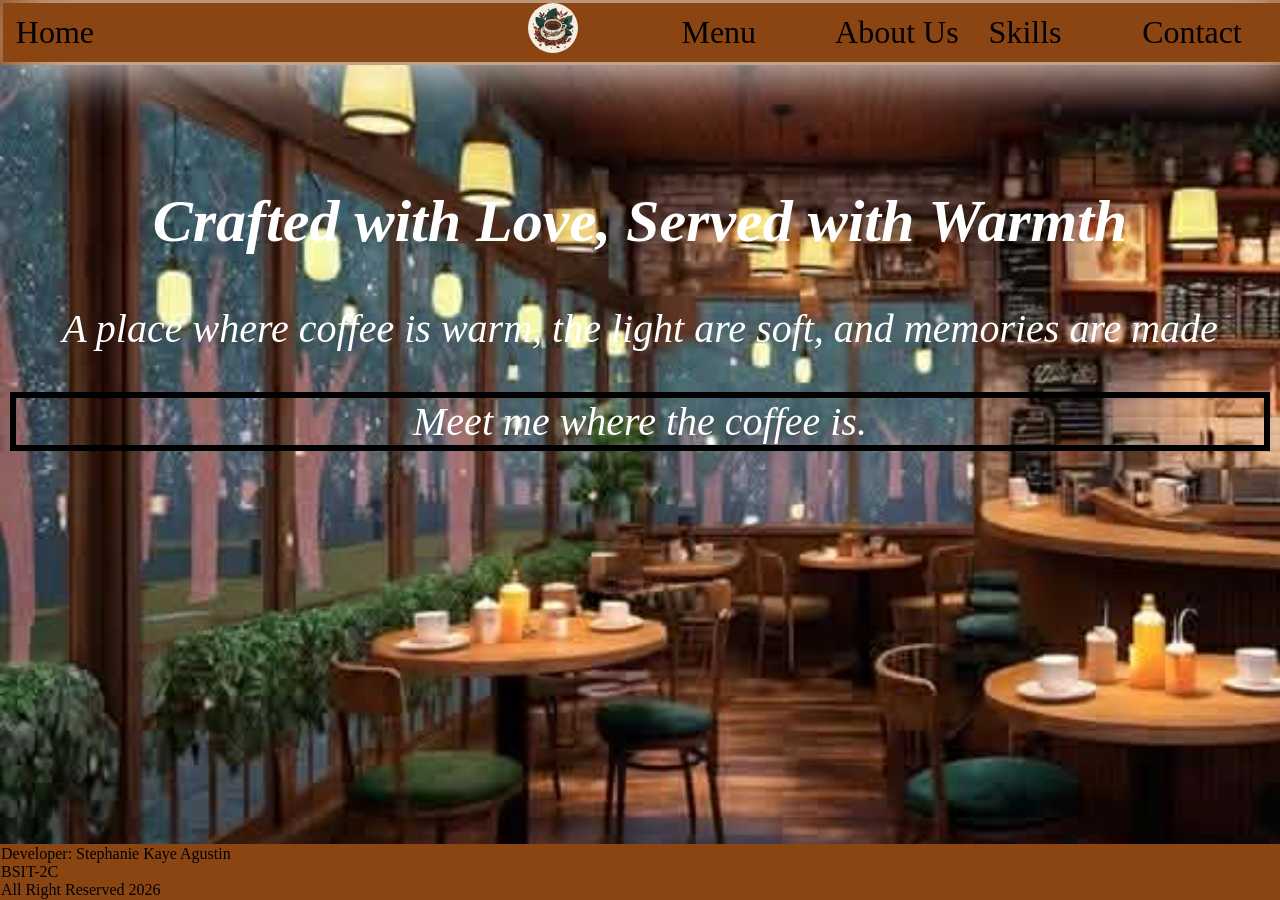
<file: Index.html>
<!DOCTYPE html>
<html>
<head>
	<meta charset="utf-8">
	<meta name="viewport" content="width=device-width, initial-scale=1">
	<title>Kaye's Cafe</title>
	<link rel="stylesheet" type="text/css" href="style.css">

<style type="text/css">
    
	div{
        text-align: center;
        max-width: 100%;
	}
	div{
        font-size: 2.5rem;
        font-style: italic;
        border: 8px;
        padding: 10px;

	}
	footer{
       background-color: saddlebrown;
       color: white;
       font-size: 1rem;
       padding: 1px;
	}
	.quote {
		border: 6px solid black;
	}
	.taas {
		text-align: center;
		text-transform: uppercase;
	}
	.baba {
		text-align: left;
	}
	footer:hover{
     background-color: cornsilk;
     color: black;
	}
    .welcome{
    	flex:1;
    }
</style>
<body style="background-image: url(cafe11.jpg); 
		background-repeat: no-repeat;
		background-size: cover;	">
		<header style="font-size: 2rem;">
			<ul class="main-nav">
				<li><a href="Index.html">Home</a></li>
				<li><a href=""> <img src="logo.jpg"></a></li>
				<li><a href="">Menu</a></li>
				<li><a href="AboutUs.html">About Us</a></li>
				<li><a href="#Skills">Skills</a></li>
				<li><a href="#Contact">Contact</a></li>
			</ul>
		</header>
<h1 class="taas">Welcome to Kaye's Cafe</h1>
<div class="welcome">
	<br><h2>Crafted with Love, Served with Warmth</h2>
	<p>A place where coffee is warm, the light are soft, and memories are made</p>
	<p class="quote"><i>Meet me where the coffee is.</i></p>
</div>
	<class="baba">
<footer class="baba"; span style="color: black;">Developer: Stephanie Kaye Agustin<br>
    BSIT-2C<br>
    All Right Reserved 2026</b>
</footer>
</body>
</html>
</file>
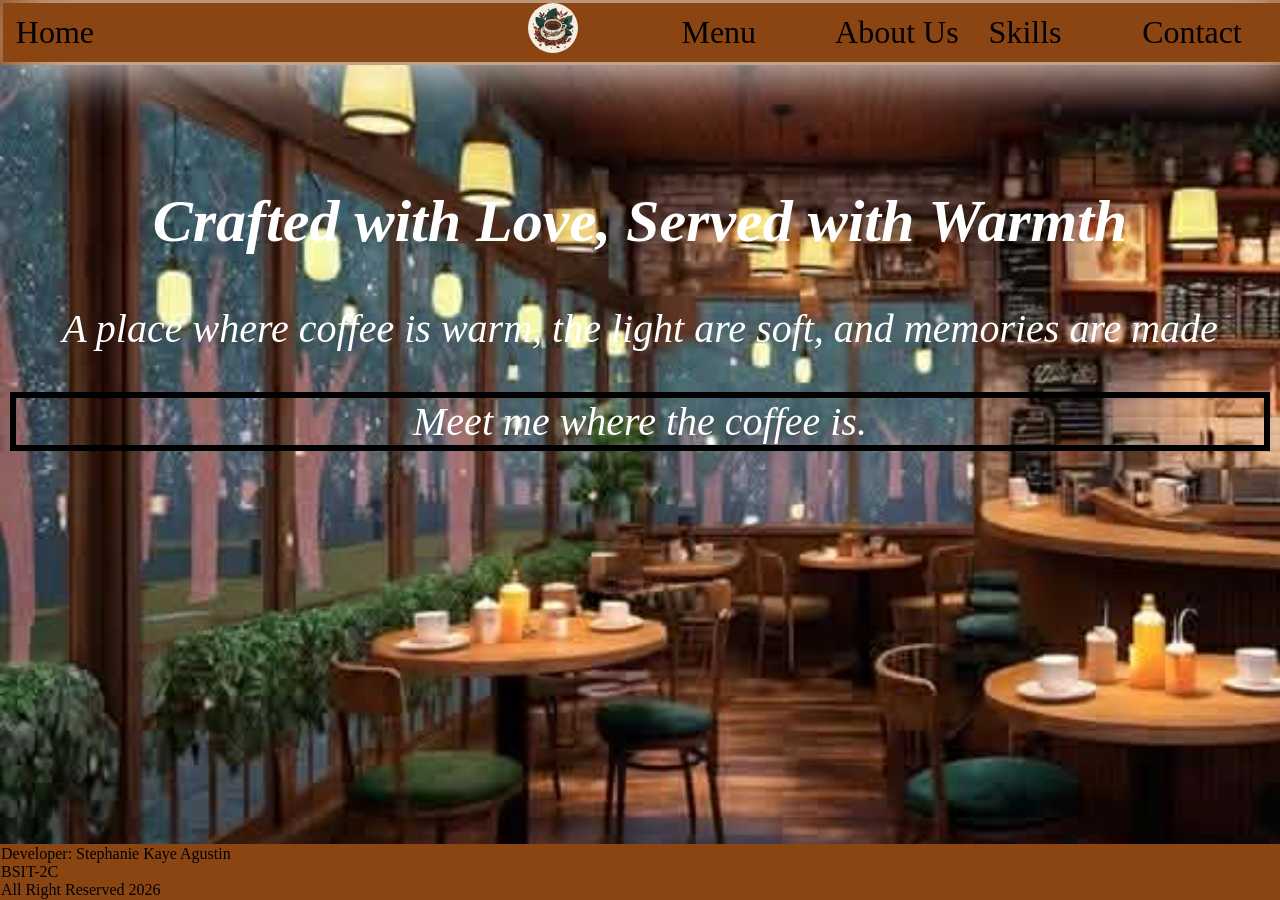
<file: index.html>
<!DOCTYPE html>
<html>
<head>
	<meta charset="utf-8">
	<meta name="viewport" content="width=device-width, initial-scale=1">
	<title>Kaye's Cafe</title>
	<link rel="stylesheet" type="text/css" href="style.css">

<style type="text/css">
    
	div{
        text-align: center;
        max-width: 100%;
	}
	div{
        font-size: 2.5rem;
        font-style: italic;
        border: 8px;
        padding: 10px;

	}
	footer{
       background-color: saddlebrown;
       color: white;
       font-size: 1rem;
       padding: 1px;
	}
	.quote {
		border: 6px solid black;
	}
	.taas {
		text-align: center;
		text-transform: uppercase;
	}
	.baba {
		text-align: left;
	}
	footer:hover{
     background-color: cornsilk;
     color: black;
	}
    .welcome{
    	flex:1;
    }
</style>
<body style="background-image: url(cafe11.jpg); 
		background-repeat: no-repeat;
		background-size: cover;	">
		<header style="font-size: 2rem;">
			<ul class="main-nav">
				<li><a href="Index.html">Home</a></li>
				<li><a href=""> <img src="logo.jpg"></a></li>
				<li><a href="">Menu</a></li>
				<li><a href="AboutUs.html">About Us</a></li>
				<li><a href="#Skills">Skills</a></li>
				<li><a href="#Contact">Contact</a></li>
			</ul>
		</header>
<h1 class="taas">Welcome to Kaye's Cafe</h1>
<div class="welcome">
	<br><h2>Crafted with Love, Served with Warmth</h2>
	<p>A place where coffee is warm, the light are soft, and memories are made</p>
	<p class="quote"><i>Meet me where the coffee is.</i></p>
</div>
	<class="baba">
<footer class="baba"; span style="color: black;">Developer: Stephanie Kaye Agustin<br>
    BSIT-2C<br>
    All Right Reserved 2026</b>
</footer>
</body>
</html>
</file>
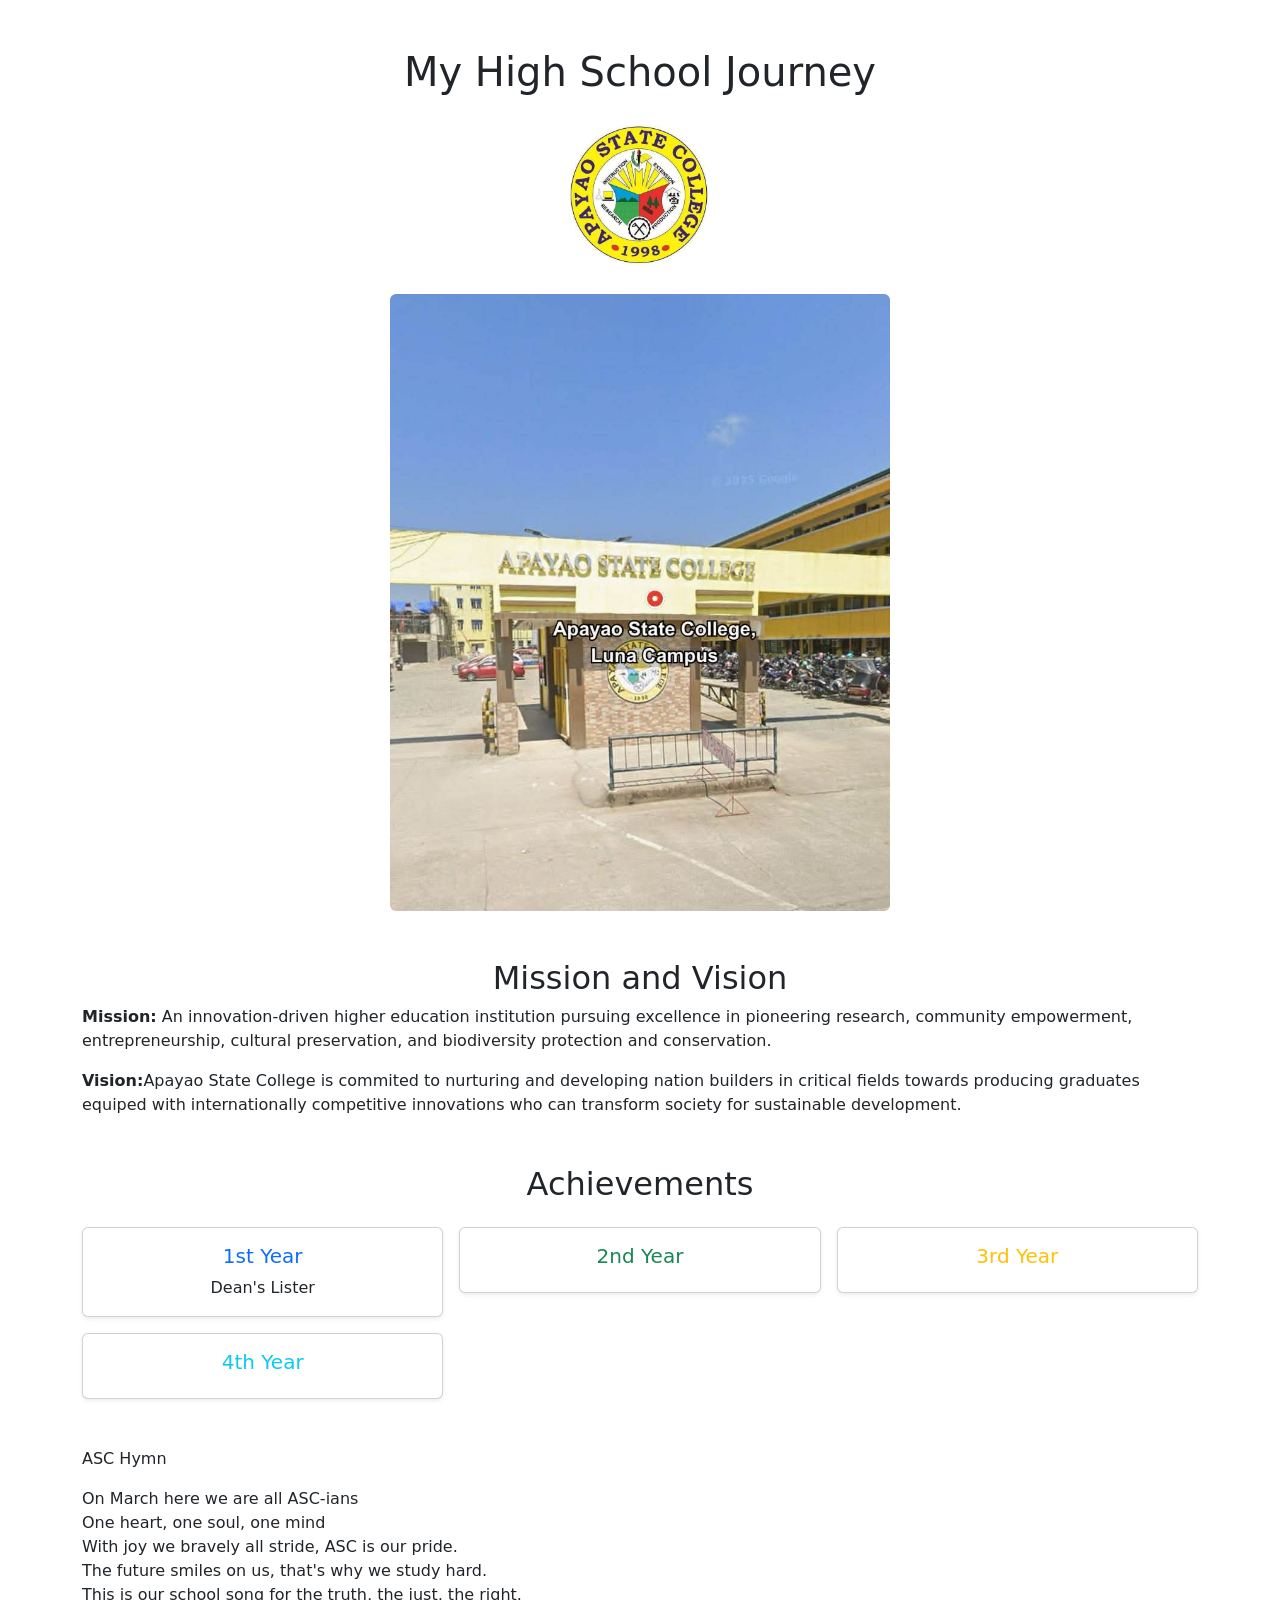
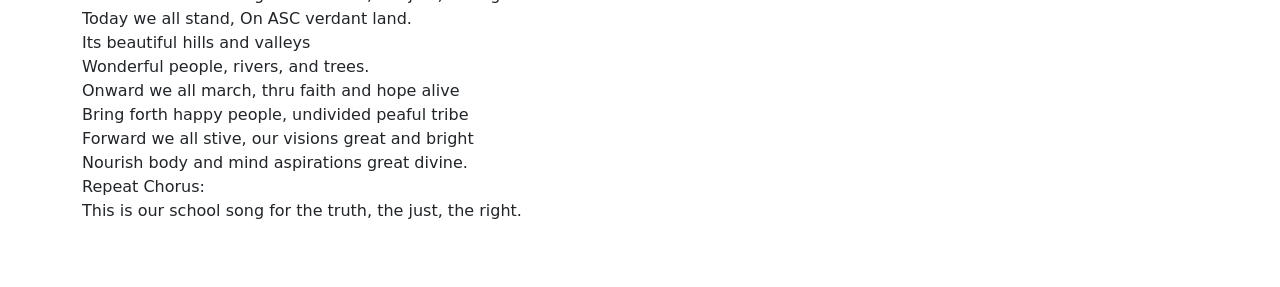
<file: college.html>
<!DOCTYPE html>
<html>
<head>
	<meta charset="utf-8">
	<meta name="viewport" content="width=device-width, initial-scale=1">
	<link href="https://cdn.jsdelivr.net/npm/bootstrap@5.3.8/dist/css/bootstrap.min.css" rel="stylesheet" integrity="sha384-sRIl4kxILFvY47J16cr9ZwB07vP4J8+LH7qKQnuqkuIAvNWLzeN8tE5YBujZqJLB" crossorigin="anonymous">
<script src="https://cdn.jsdelivr.net/npm/bootstrap@5.3.8/dist/js/bootstrap.bundle.min.js" integrity="sha384-FKyoEForCGlyvwx9Hj09JcYn3nv7wiPVlz7YYwJrWVcXK/BmnVDxM+D2scQbITxI" crossorigin="anonymous"></script>
	<title>Elementary School</title>
</head>
<style type="text/css">
img{
	height:10%;
}
h1,h2{
	text-align:center;
}
</style>
<body style="background-color: c;">

<div class="container py-5">

  <h1 class="text-center mb-4">My High School Journey</h1>

  <div class="text-center mb-4">
    <img src="collogo.jpg" class="rounded-circle img-fluid" style="width:150px; height:150px;" alt="School Logo">
  </div>

 
  <div class="text-center mb-5">
    <img src="collsch.jpg" class="img-fluid rounded" style="max-width:500px;" alt="School Image">
  </div>

  <div class="mb-5">
    <h2>Mission and Vision</h2>
    <p><strong>Mission:</strong> An innovation-driven higher education institution pursuing excellence in pioneering research, community empowerment, entrepreneurship, cultural preservation, and biodiversity protection and conservation.

    <p><strong>Vision:</strong>Apayao State College is commited to nurturing and developing nation builders in critical fields towards producing graduates equiped with internationally competitive innovations who can transform society for sustainable development.
    </p>
  </div>
	<div class="mb-5">
  <h2 class="text-center mb-4">Achievements</h2>

  <div class="row g-3">

    <div class="col-md-4">
      <div class="card shadow-sm text-center p-3">
        <h5 class="text-primary">1st Year</h5>
        <p class="mb-0">Dean's Lister</p>
      </div>
    </div>

    <div class="col-md-4">
      <div class="card shadow-sm text-center p-3">
        <h5 class="text-success">2nd Year</h5>
        <p class="mb-0"> </p>
      </div>
    </div>

    <div class="col-md-4">
      <div class="card shadow-sm text-center p-3">
        <h5 class="text-warning">3rd Year</h5>
        <p class="mb-0"> </p>
      </div>
    </div>

    <div class="col-md-4">
      <div class="card shadow-sm text-center p-3">
        <h5 class="text-info">4th Year</h5>
        <p class="mb-0"> </p>
      </div>
    </div>

  </div>
</div>
    <p>ASC Hymn</p>
On March here we are all ASC-ians<br>
One heart, one soul, one mind<br>
With joy we bravely all stride, ASC is our pride.<br>
The future smiles on us, that's why we study hard.<br>
This is our school song for the truth, the just, the right.<br>

Today we all stand, On ASC verdant land.<br>
Its beautiful hills and valleys<br>
Wonderful people, rivers, and trees.<br>

Onward we all march, thru faith and hope alive<br>
Bring forth happy people, undivided peaful tribe<br>
Forward we all stive, our visions great and bright<br>
Nourish body and mind aspirations great divine.<br>

Repeat Chorus:<br>
This is our school song for the truth, the just, the right.<br>
    </p>
  </div>

</div>
</body>
</html>
</file>
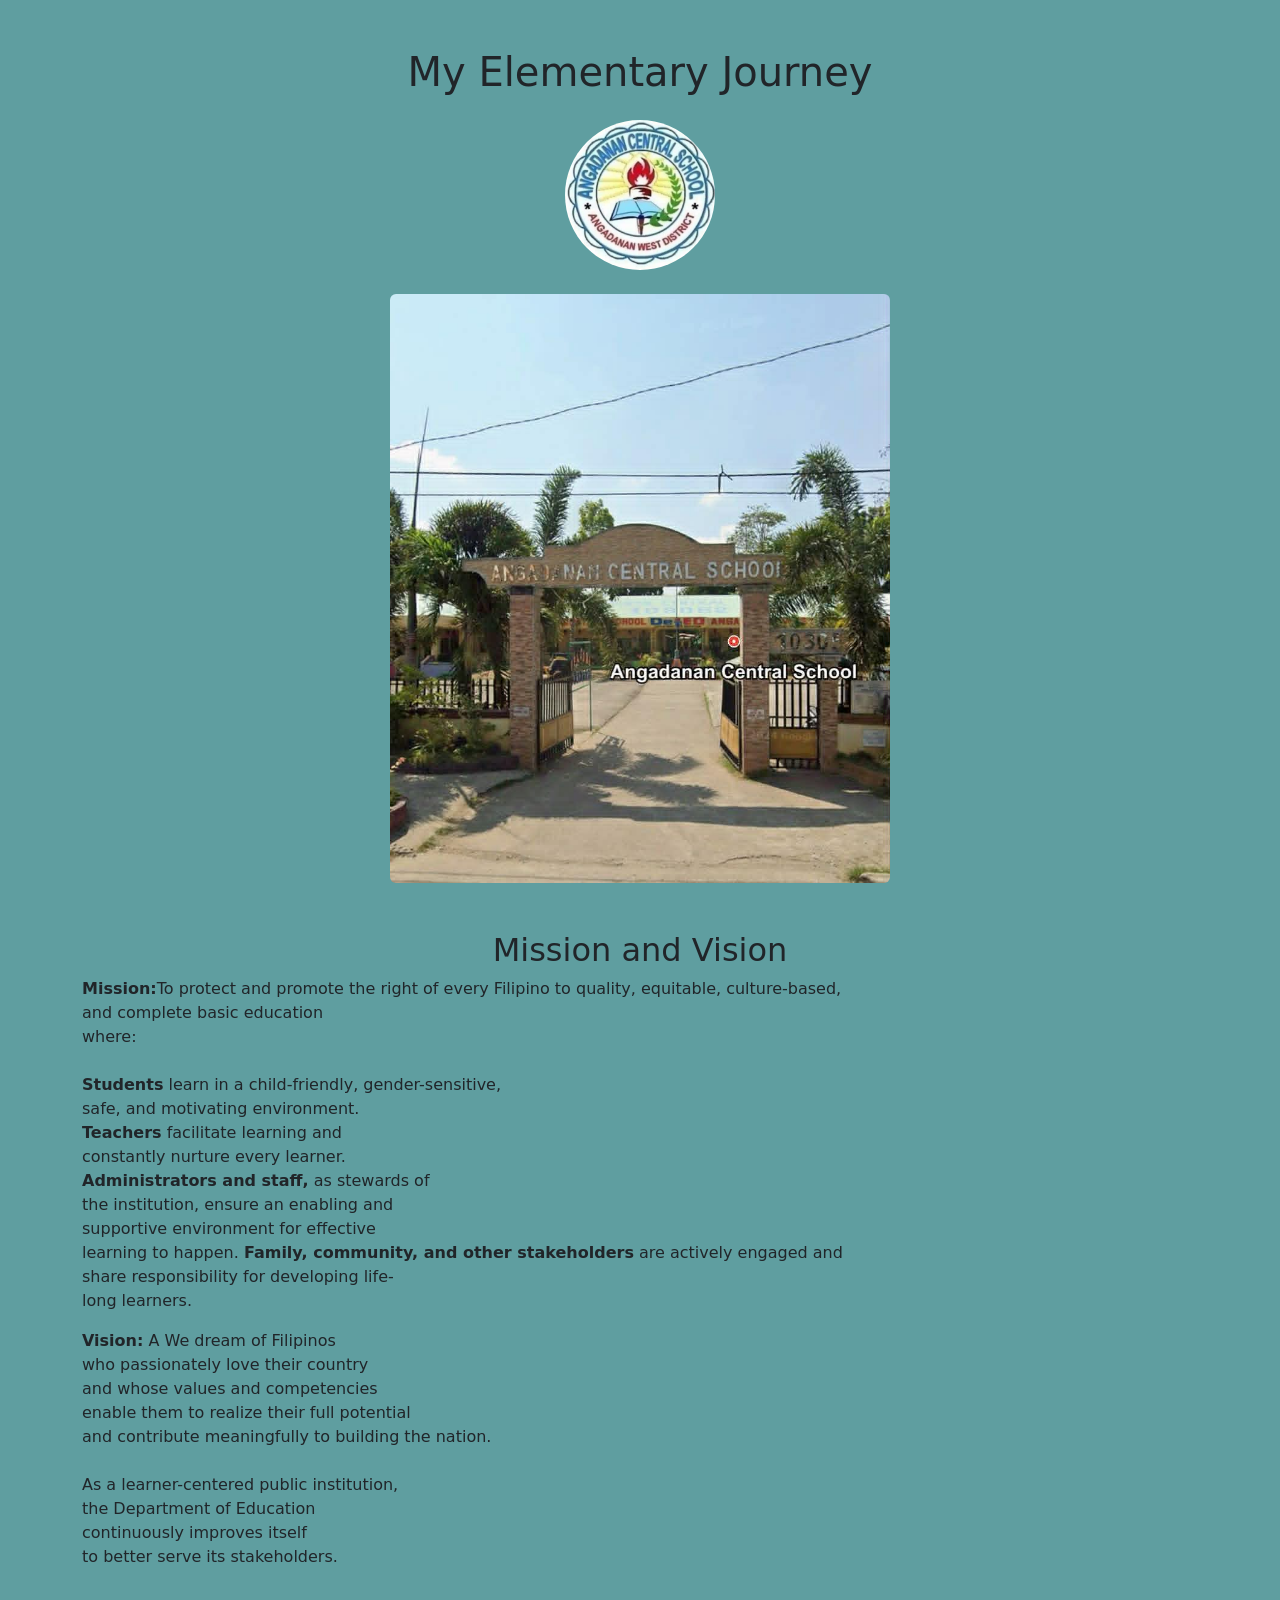
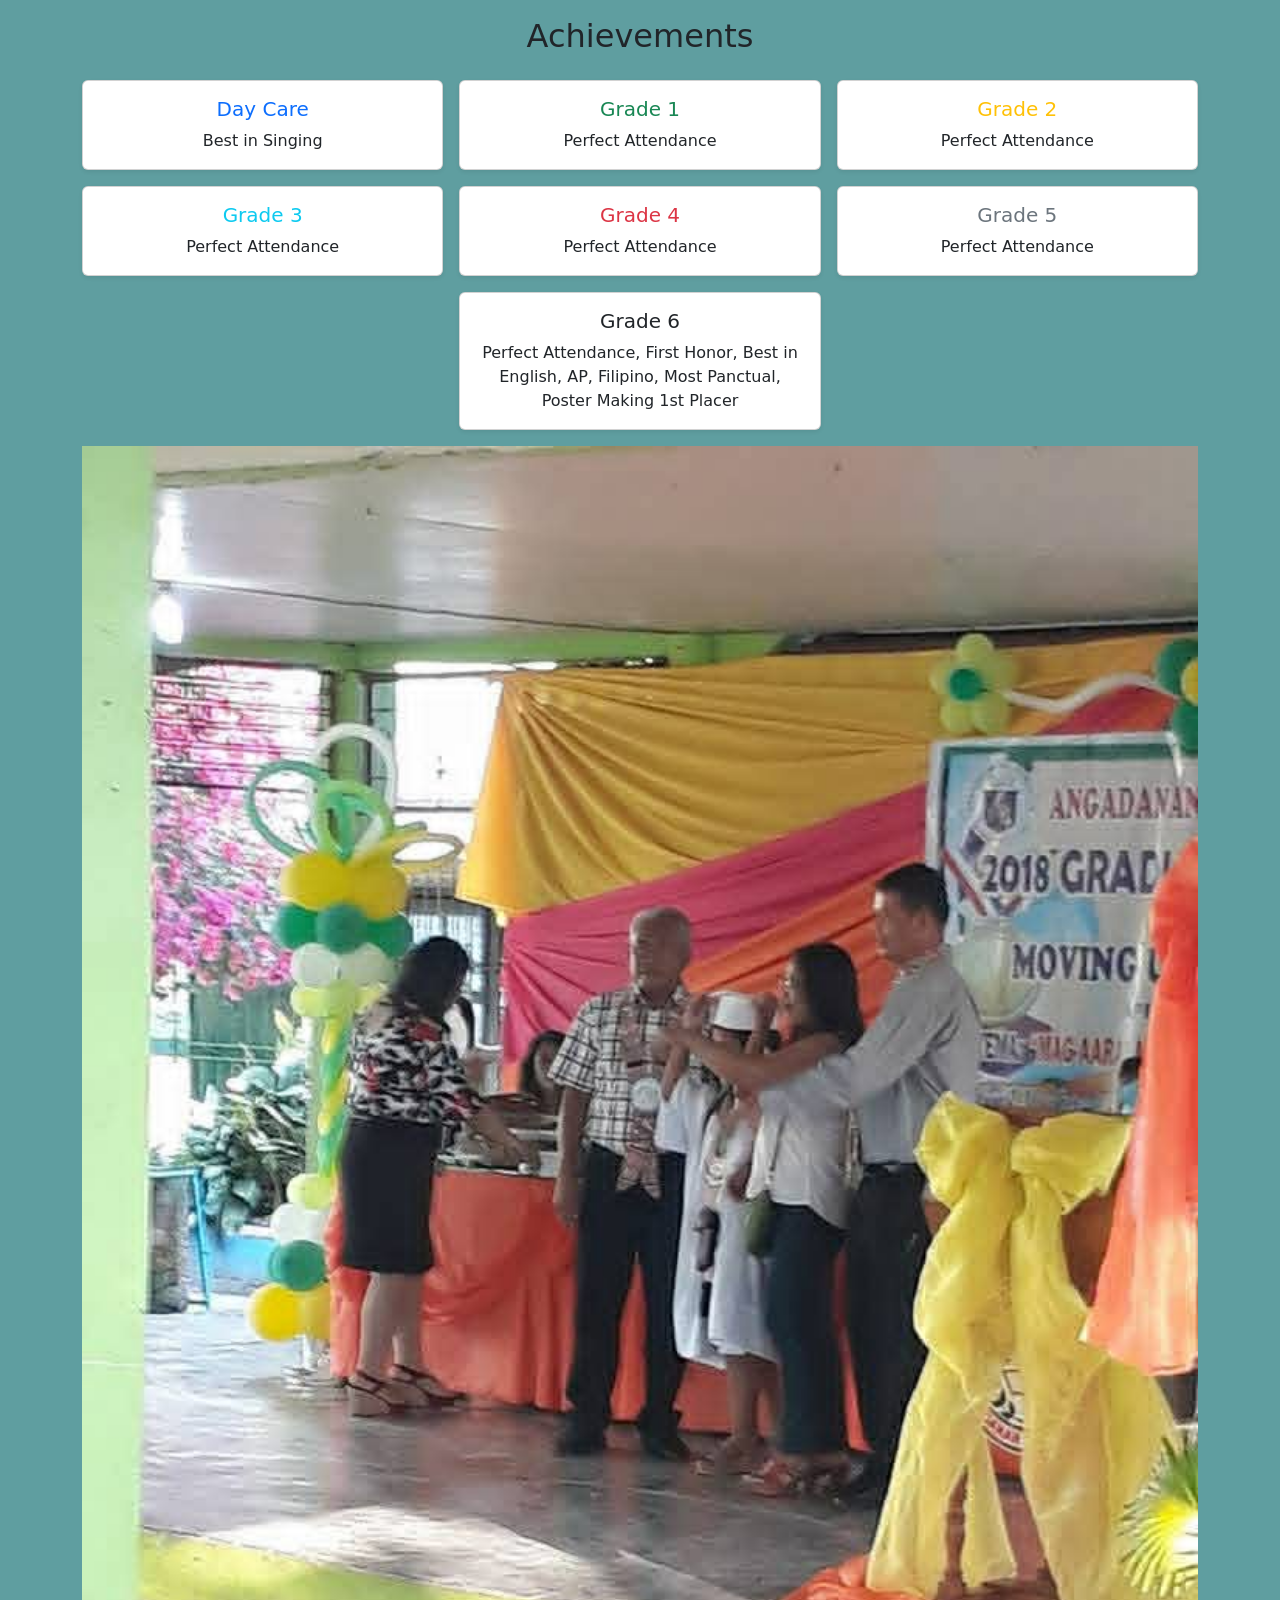
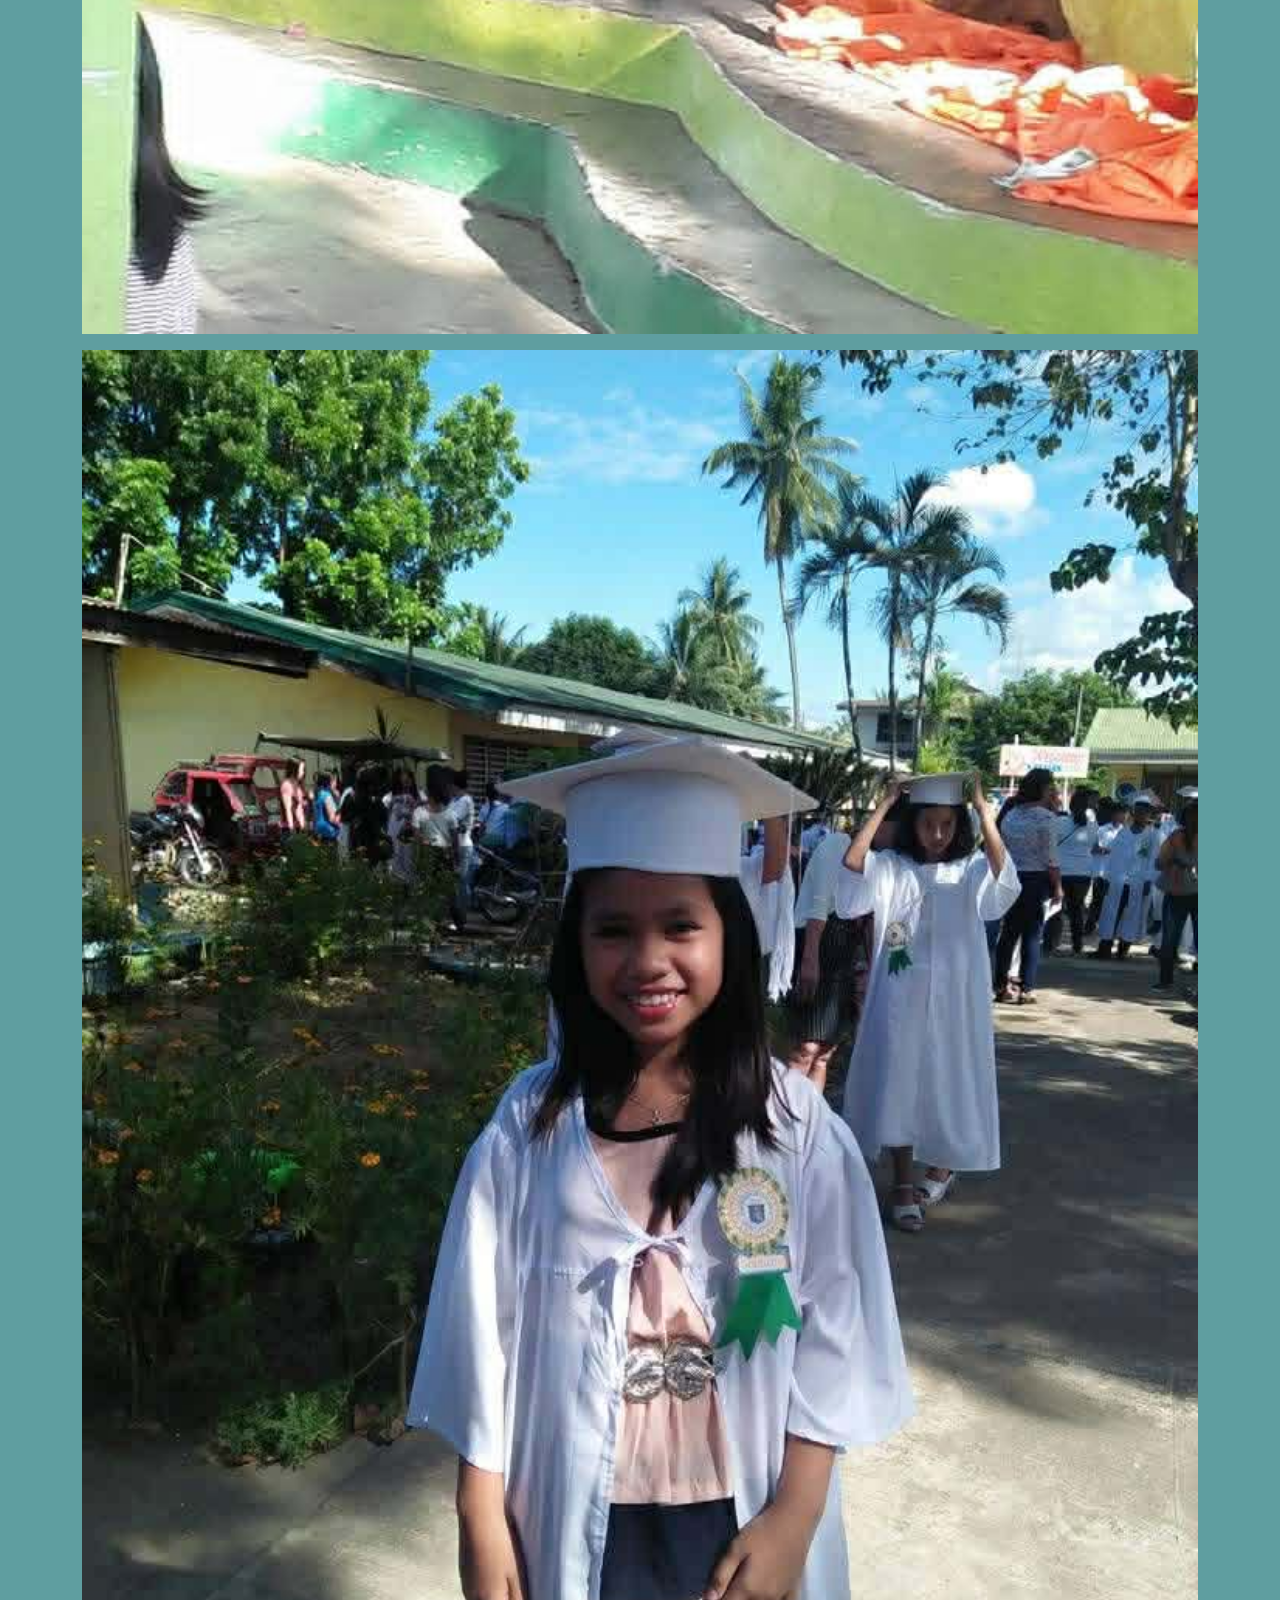
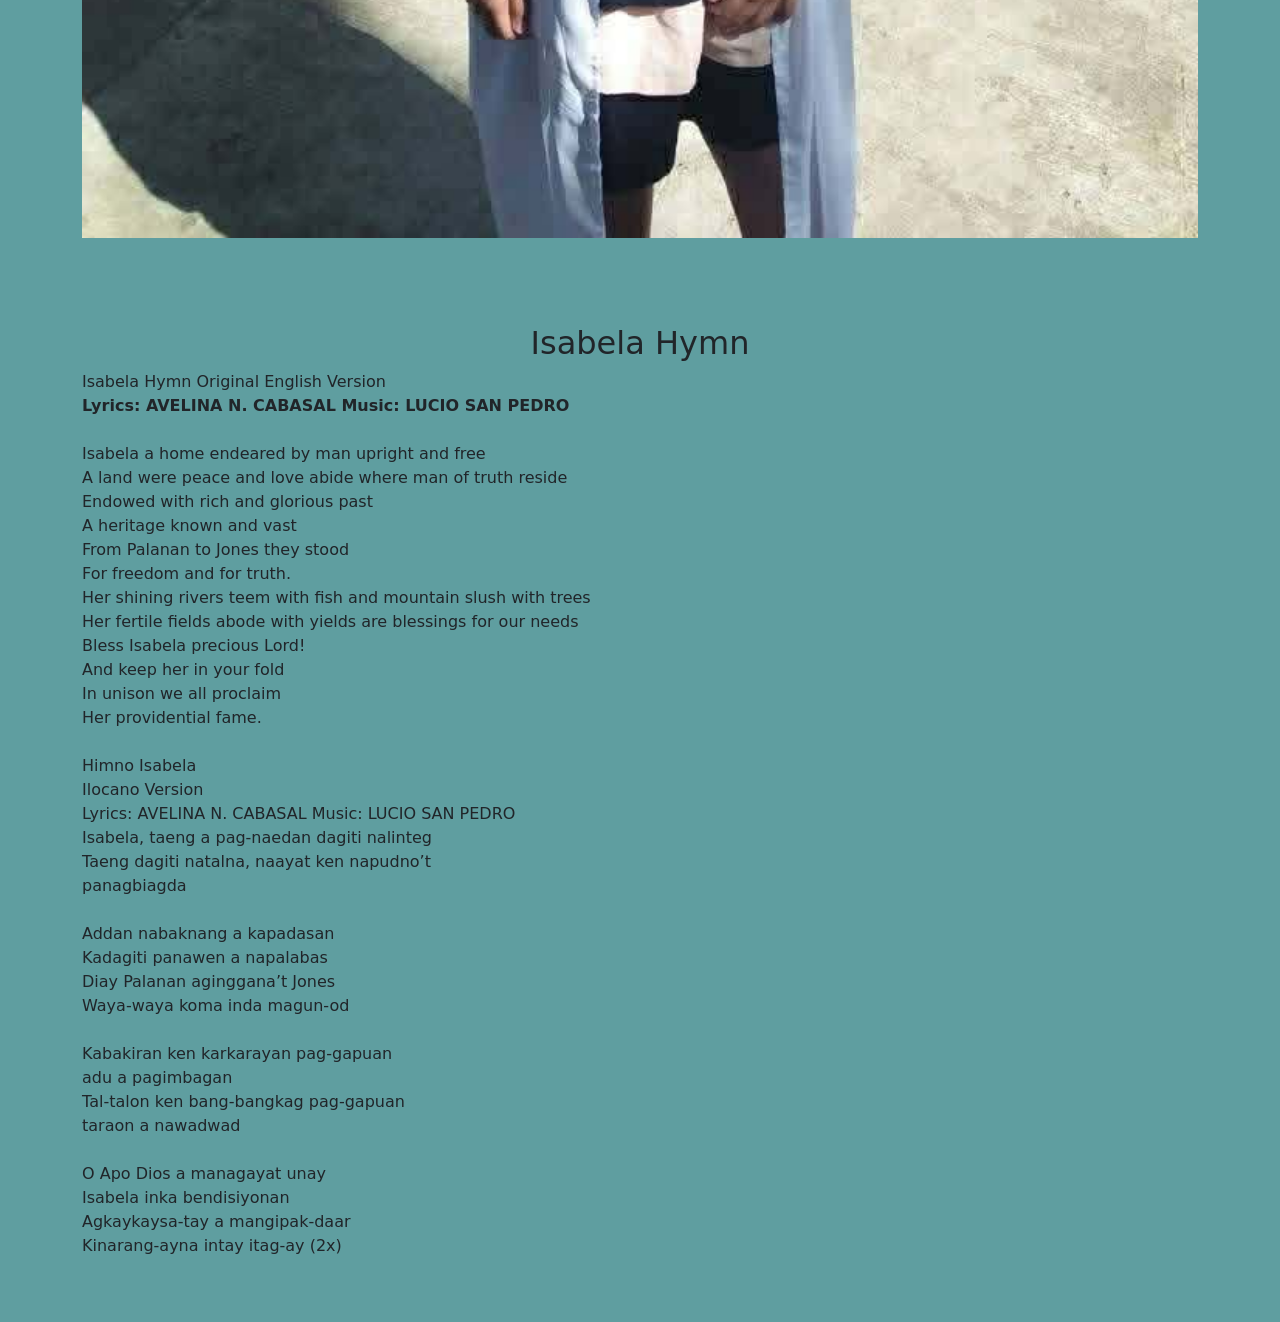
<file: elementary.html>
<!DOCTYPE html>
<html>
<head>
	<meta charset="utf-8">
	<meta name="viewport" content="width=device-width, initial-scale=1">
	<link href="https://cdn.jsdelivr.net/npm/bootstrap@5.3.8/dist/css/bootstrap.min.css" rel="stylesheet" integrity="sha384-sRIl4kxILFvY47J16cr9ZwB07vP4J8+LH7qKQnuqkuIAvNWLzeN8tE5YBujZqJLB" crossorigin="anonymous">
<script src="https://cdn.jsdelivr.net/npm/bootstrap@5.3.8/dist/js/bootstrap.bundle.min.js" integrity="sha384-FKyoEForCGlyvwx9Hj09JcYn3nv7wiPVlz7YYwJrWVcXK/BmnVDxM+D2scQbITxI" crossorigin="anonymous"></script>
	<title>Elementary School</title>
</head>
<style type="text/css">
img{
	height:10%;
}
h1,h2{
	text-align:center;
}
</style>
<body style="background-color: cadetblue;">

<div class="container py-5">

  <h1 class="text-center mb-4">My Elementary Journey</h1>

  <div class="text-center mb-4">
    <img src="elemlogo.jpg" class="rounded-circle img-fluid" style="width:150px; height:150px;" alt="School Logo">
  </div>

 
  <div class="text-center mb-5">
    <img src="elemsch.jpg" class="img-fluid rounded" style="max-width:500px;" alt="School Image">
  </div>

  <div class="mb-5">
    <h2>Mission and Vision</h2>
    <p><strong>Mission:</strong>To protect and promote the right of every Filipino to quality, equitable, culture-based, <br>and complete basic education<br> where:<br><br>

    	<b>Students</b> learn in a child-friendly, gender-sensitive,<br> safe, and motivating environment.<br>
    	<b>Teachers</b> facilitate learning and<br>constantly nurture every learner.<br>
    	<b>Administrators and staff,</b> as stewards of<br>the institution, ensure an enabling and<br>supportive environment for effective<br>learning to happen.
    	<b>Family, community, and other stakeholders</b> are actively engaged and<br>share responsibility for developing life-<br>long learners.</p>
    <p><strong>Vision:</strong> A We dream of Filipinos<br>who passionately love their country<br>and whose values and competencies<br>enable them to realize their full potential<br>and contribute meaningfully to building the nation.<br><br>As a learner-centered public institution,<br>the Department of Education<br>continuously improves itself<br>to better serve its stakeholders.<br>
    </p>
  </div>
	<div class="mb-5">
  <h2 class="text-center mb-4">Achievements</h2>

  <div class="row g-3">

    <div class="col-md-4">
      <div class="card shadow-sm text-center p-3">
        <h5 class="text-primary">Day Care</h5>
        <p class="mb-0">Best in Singing</p>
      </div>
    </div>

    <div class="col-md-4">
      <div class="card shadow-sm text-center p-3">
        <h5 class="text-success">Grade 1</h5>
        <p class="mb-0">Perfect Attendance</p>
      </div>
    </div>

    <div class="col-md-4">
      <div class="card shadow-sm text-center p-3">
        <h5 class="text-warning">Grade 2</h5>
        <p class="mb-0">Perfect Attendance</p>
      </div>
    </div>

    <div class="col-md-4">
      <div class="card shadow-sm text-center p-3">
        <h5 class="text-info">Grade 3</h5>
        <p class="mb-0">Perfect Attendance</p>
      </div>
    </div>

    <div class="col-md-4">
      <div class="card shadow-sm text-center p-3">
        <h5 class="text-danger">Grade 4</h5>
        <p class="mb-0">Perfect Attendance</p>
      </div>
    </div>

    <div class="col-md-4">
      <div class="card shadow-sm text-center p-3">
        <h5 class="text-secondary">Grade 5</h5>
        <p class="mb-0">Perfect Attendance</p>
      </div>
    </div>

    <div class="col-md-4 mx-auto">
      <div class="card shadow-sm text-center p-3">
        <h5 class="text-dark">Grade 6</h5>
        <p class="mb-0">Perfect Attendance,
        First Honor, Best in English, AP, Filipino, Most Panctual, Poster Making 1st Placer</p>
      </div>
    </div>
<img src="grad5.jpg">
<img src="grad1.jpg">
  </div>
</div>
    <h2><br>Isabela Hymn</h2>
    <p>Isabela Hymn
Original English Version<br>
<strong>Lyrics: AVELINA N. CABASAL Music: LUCIO SAN PEDRO<br></strong>
<br>
Isabela a home endeared by man upright and free<br>
A land were peace and love abide where man of truth reside<br>
Endowed with rich and glorious past<br>
A heritage known and vast<br>
From Palanan to Jones they stood<br>
For freedom and for truth.<br>

Her shining rivers teem with fish and mountain slush with trees<br>
Her fertile fields abode with yields are blessings for our needs<br>
Bless Isabela precious Lord!<br>
And keep her in your fold<br>
In unison we all proclaim<br>
Her providential fame.<br>
<br>
Himno Isabela<br>
Ilocano Version<br>
Lyrics: AVELINA N. CABASAL Music: LUCIO SAN PEDRO<br>
Isabela, taeng a pag-naedan dagiti nalinteg<br>
Taeng dagiti natalna, naayat ken napudno’t<br>
panagbiagda<br>
<br>
Addan nabaknang a kapadasan<br>
Kadagiti panawen a napalabas<br>
Diay Palanan aginggana’t Jones<br>
Waya-waya koma inda magun-od<br>
<br>
Kabakiran ken karkarayan pag-gapuan<br>
adu a pagimbagan<br>
Tal-talon ken bang-bangkag pag-gapuan<br>
taraon a nawadwad<br>
<br>
O Apo Dios a managayat unay<br>
Isabela inka bendisiyonan<br>
Agkaykaysa-tay a mangipak-daar<br>
Kinarang-ayna intay itag-ay (2x)
    </p>
  </div>

</div>
</body>
</html>
</file>
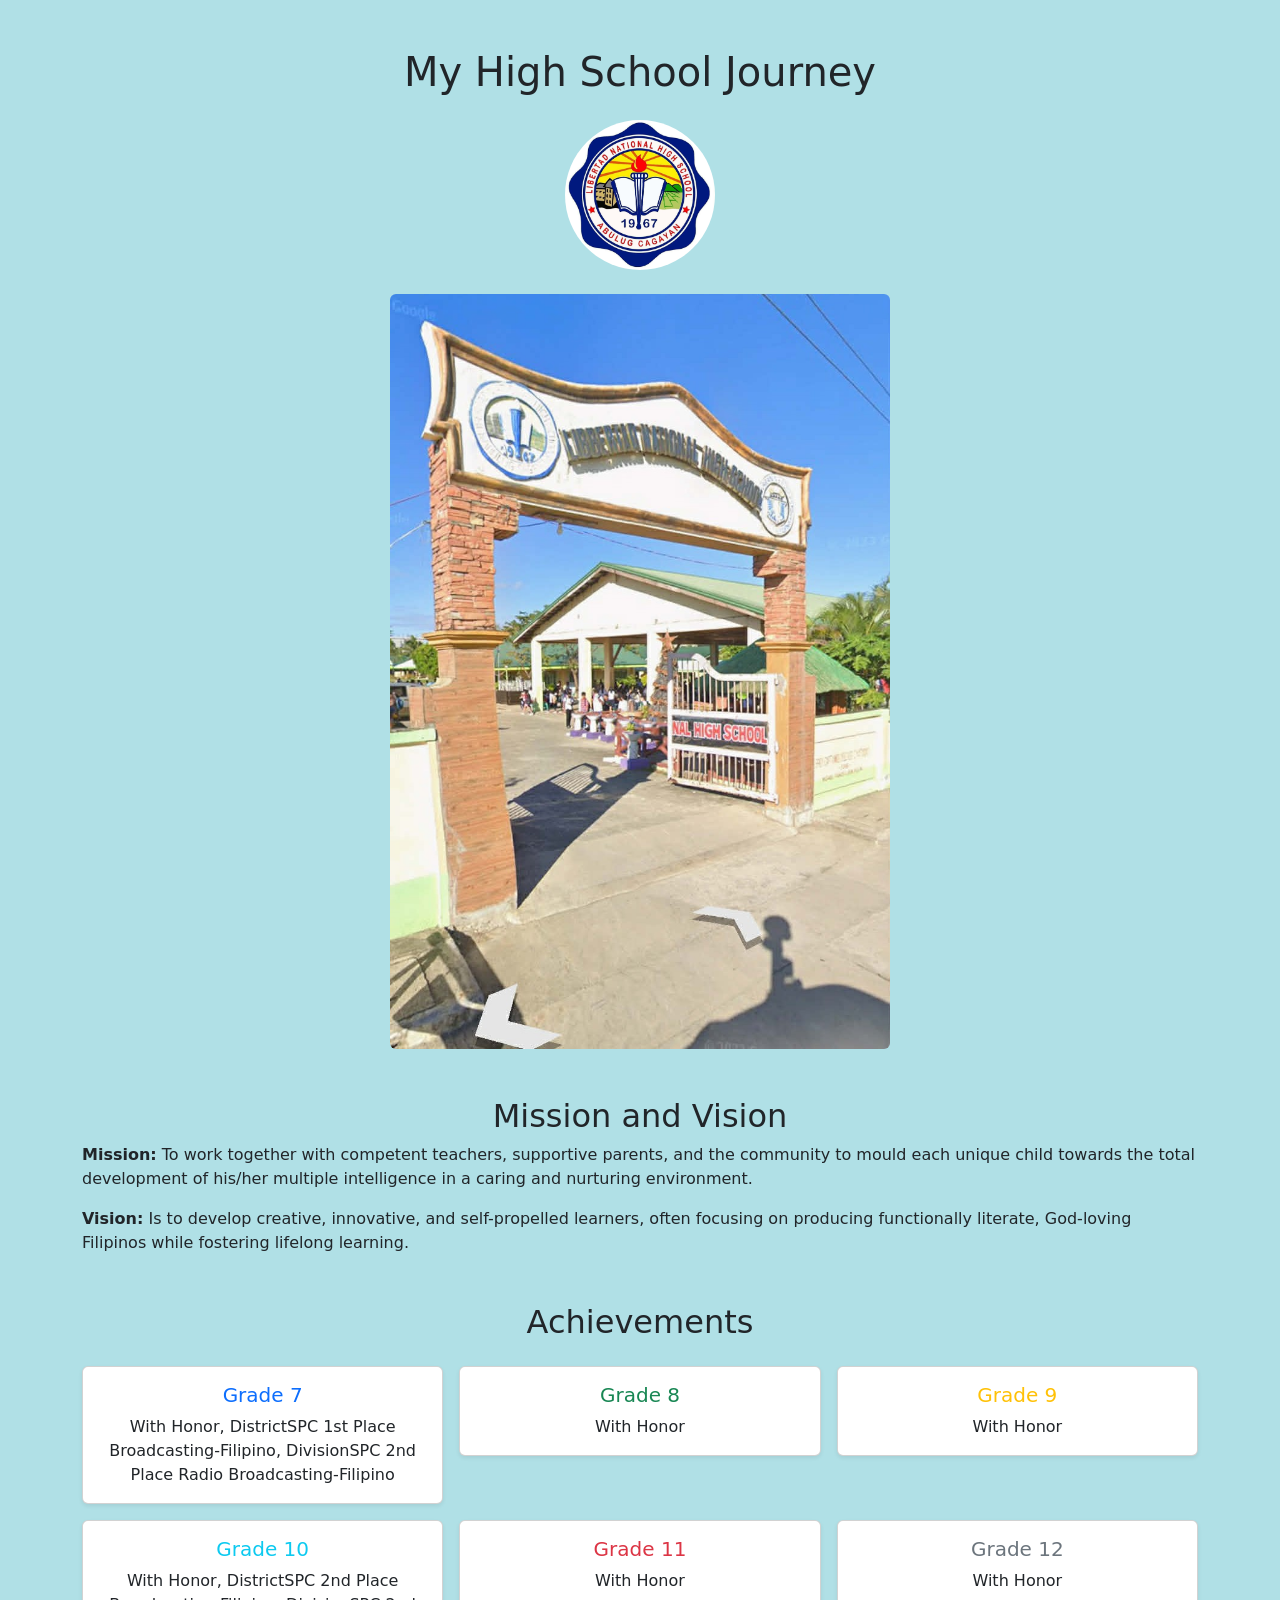
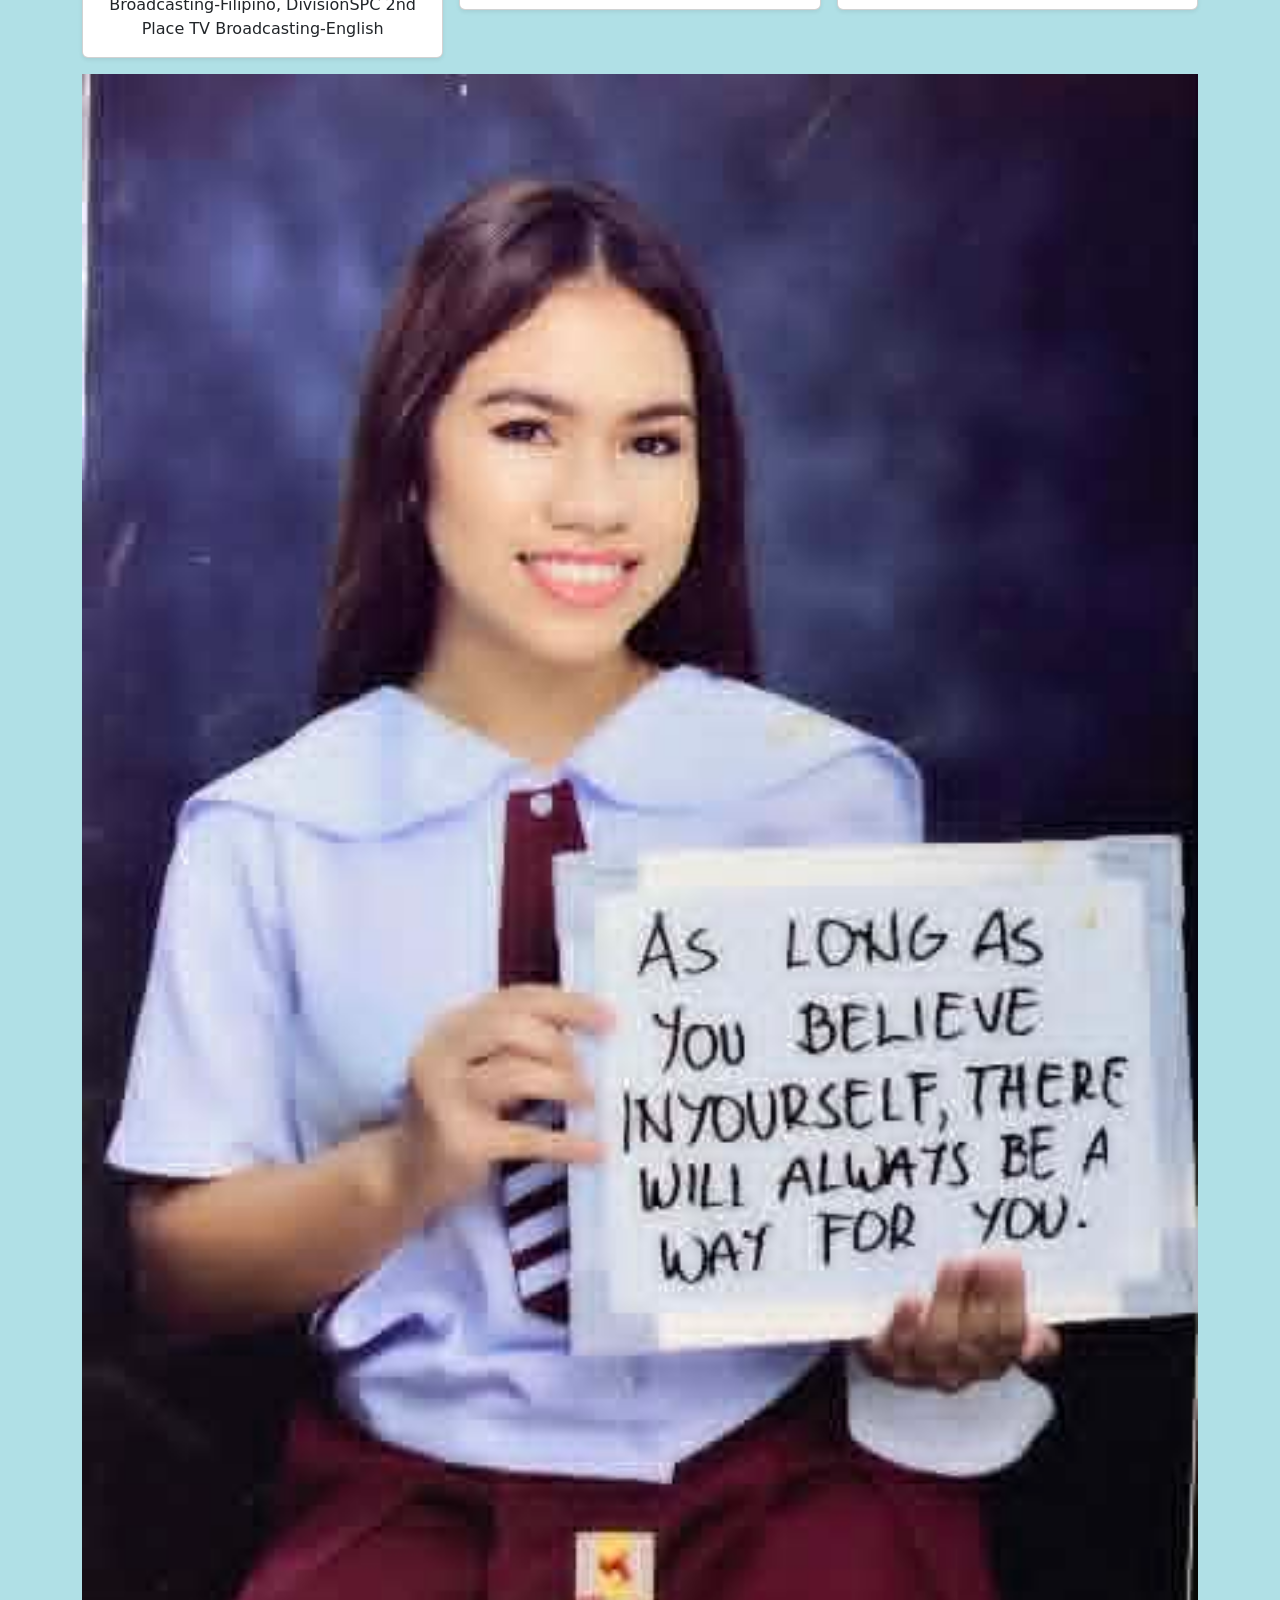
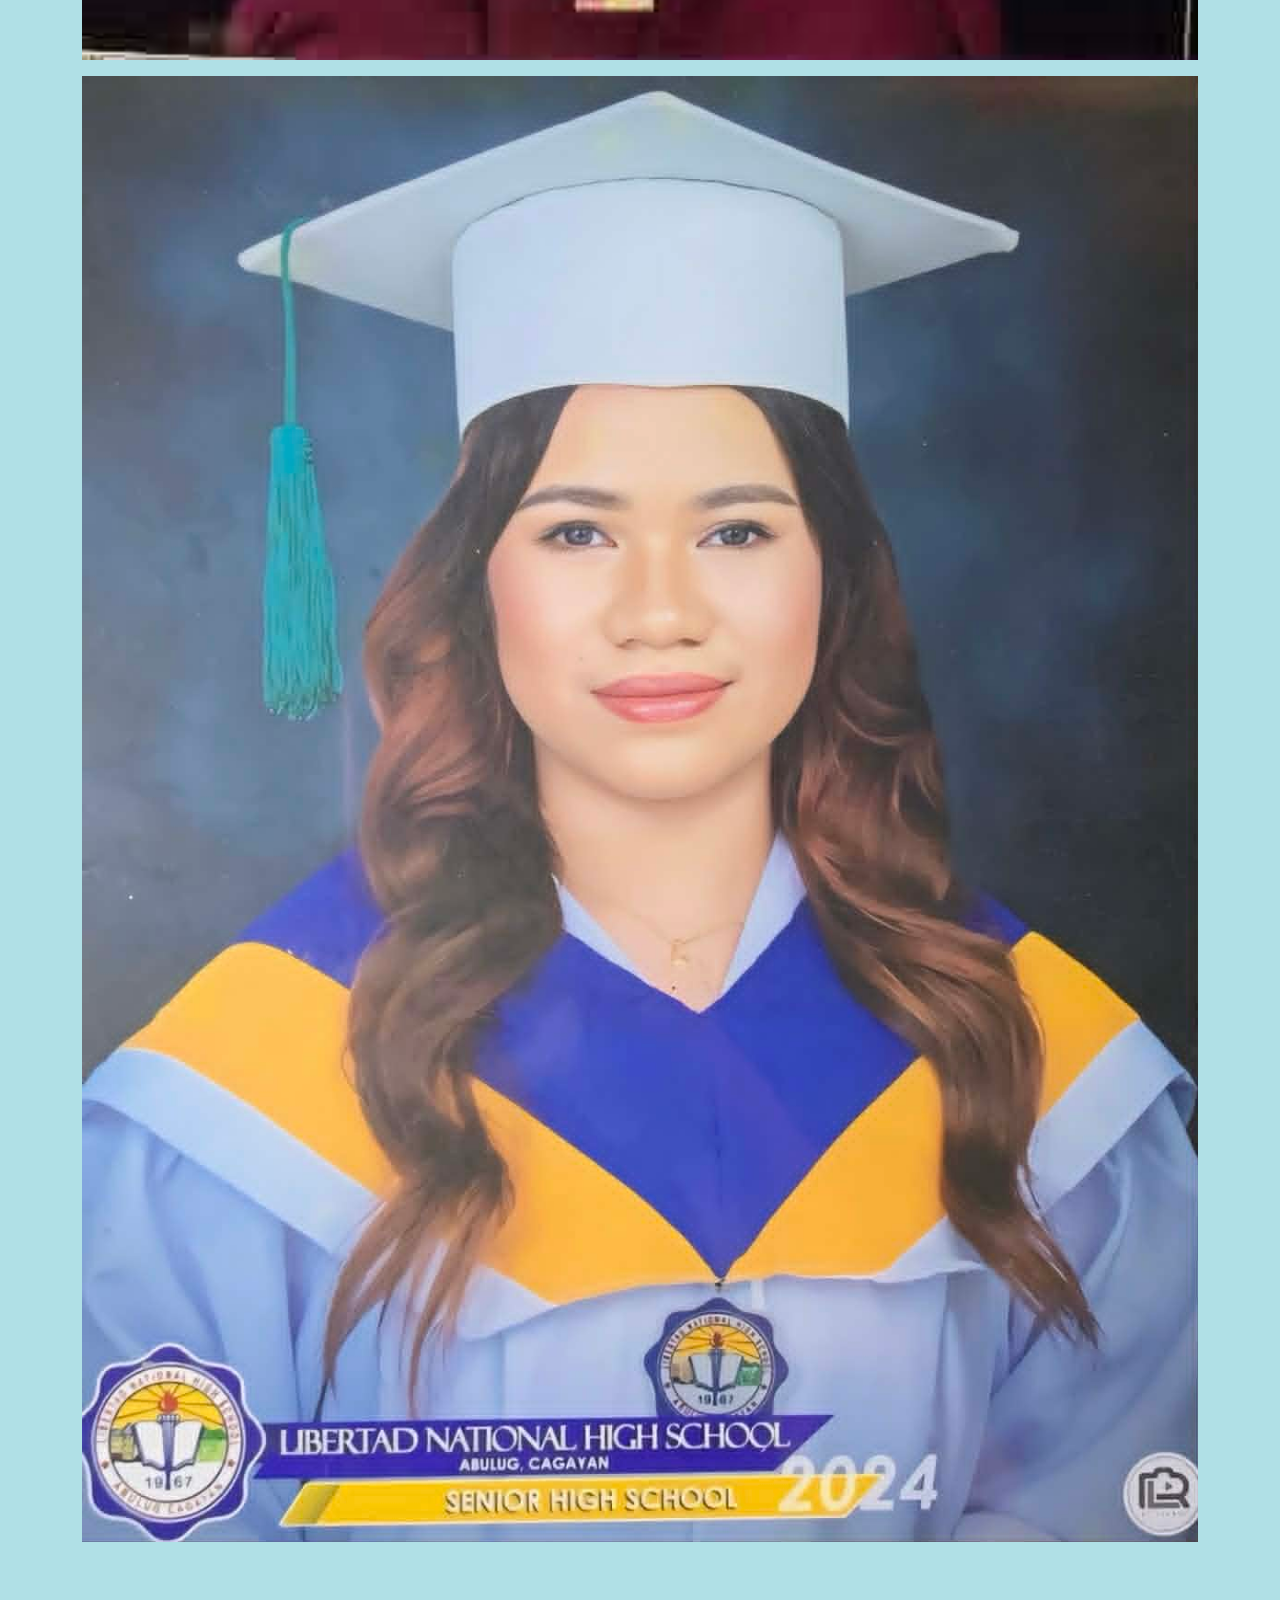
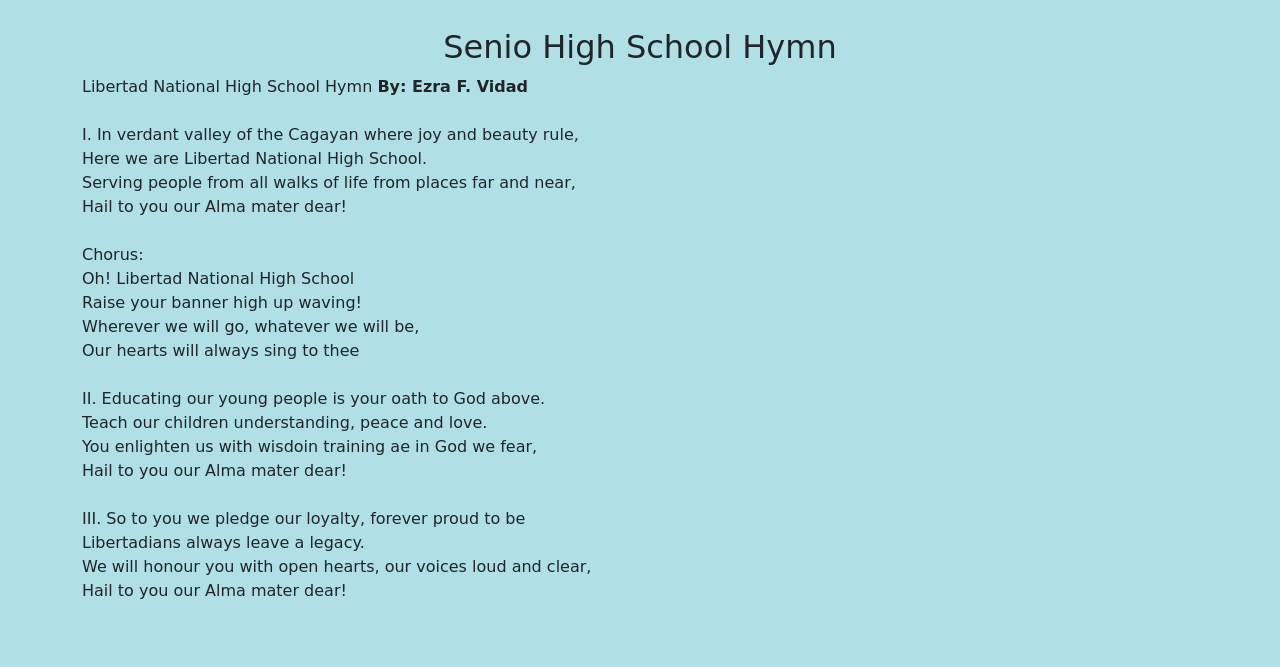
<file: highschool.html>
<!DOCTYPE html>
<html>
<head>
	<meta charset="utf-8">
	<meta name="viewport" content="width=device-width, initial-scale=1">
	<link href="https://cdn.jsdelivr.net/npm/bootstrap@5.3.8/dist/css/bootstrap.min.css" rel="stylesheet" integrity="sha384-sRIl4kxILFvY47J16cr9ZwB07vP4J8+LH7qKQnuqkuIAvNWLzeN8tE5YBujZqJLB" crossorigin="anonymous">
<script src="https://cdn.jsdelivr.net/npm/bootstrap@5.3.8/dist/js/bootstrap.bundle.min.js" integrity="sha384-FKyoEForCGlyvwx9Hj09JcYn3nv7wiPVlz7YYwJrWVcXK/BmnVDxM+D2scQbITxI" crossorigin="anonymous"></script>
	<title>Elementary School</title>
</head>
<style type="text/css">
img{
	height:10%;
}
h1,h2{
	text-align:center;
}
</style>
<body style="background-color: powderblue;">

<div class="container py-5">

  <h1 class="text-center mb-4">My High School Journey</h1>

  <div class="text-center mb-4">
    <img src="shslogo.jpg" class="rounded-circle img-fluid" style="width:150px; height:150px;" alt="School Logo">
  </div>

 
  <div class="text-center mb-5">
    <img src="shschool.jpg" class="img-fluid rounded" style="max-width:500px;" alt="School Image">
  </div>

  <div class="mb-5">
    <h2>Mission and Vision</h2>
    <p><strong>Mission:</strong> To work together with competent teachers, supportive parents, and the community to mould each unique child towards the total development of his/her multiple intelligence in a caring and nurturing environment.

    <p><strong>Vision:</strong> Is to develop creative, innovative, and self-propelled learners, often focusing on producing functionally literate, God-loving Filipinos while fostering lifelong learning.
    </p>
  </div>
	<div class="mb-5">
  <h2 class="text-center mb-4">Achievements</h2>

  <div class="row g-3">

    <div class="col-md-4">
      <div class="card shadow-sm text-center p-3">
        <h5 class="text-primary">Grade 7</h5>
        <p class="mb-0">With Honor, DistrictSPC 1st Place Broadcasting-Filipino, DivisionSPC 2nd Place Radio Broadcasting-Filipino</p>
      </div>
    </div>

    <div class="col-md-4">
      <div class="card shadow-sm text-center p-3">
        <h5 class="text-success">Grade 8</h5>
        <p class="mb-0">With Honor</p>
      </div>
    </div>

    <div class="col-md-4">
      <div class="card shadow-sm text-center p-3">
        <h5 class="text-warning">Grade 9</h5>
        <p class="mb-0">With Honor</p>
      </div>
    </div>

    <div class="col-md-4">
      <div class="card shadow-sm text-center p-3">
        <h5 class="text-info">Grade 10</h5>
        <p class="mb-0">With Honor, DistrictSPC 2nd Place Broadcasting-Filipino, DivisionSPC 2nd Place TV Broadcasting-English</p>
      </div>
    </div>

    <div class="col-md-4">
      <div class="card shadow-sm text-center p-3">
        <h5 class="text-danger">Grade 11</h5>
        <p class="mb-0">With Honor</p>
      </div>
    </div>

    <div class="col-md-4">
      <div class="card shadow-sm text-center p-3">
        <h5 class="text-secondary">Grade 12</h5>
        <p class="mb-0">With Honor</p>
      </div>
    </div>
<img src="jhs.jpg">
<img src="shs.jpg">
  </div>
</div>
    <h2><br>Senio High School Hymn</h2>
    <p>Libertad National High School Hymn
<strong>By: Ezra F. Vidad<br></strong>
<br>
I. In verdant valley of the Cagayan where joy and beauty rule,<br>
Here we are Libertad National High School.<br>
Serving people from all walks of life from places far and near,<br>
Hail to you our Alma mater dear!<br>
<br>
Chorus:<br>
Oh! Libertad National High School<br>
Raise your banner high up waving!<br>
Wherever we will go, whatever we will be,<br> 
Our hearts will always sing to thee<br>
<br>
II. Educating our young people is your oath to God above.<br>
Teach our children understanding, peace and love.<br>
You enlighten us with wisdoin training ae in God we fear,<br> 
Hail to you our Alma mater dear!<br>
<br>
III. So to you we pledge our loyalty, forever proud to be<br>
Libertadians always leave a legacy.<br>
We will honour you with open hearts, our voices loud and clear,<br> 
Hail to you our Alma mater dear!<br>
    </p>
  </div>

</div>
</body>
</html>
</file>
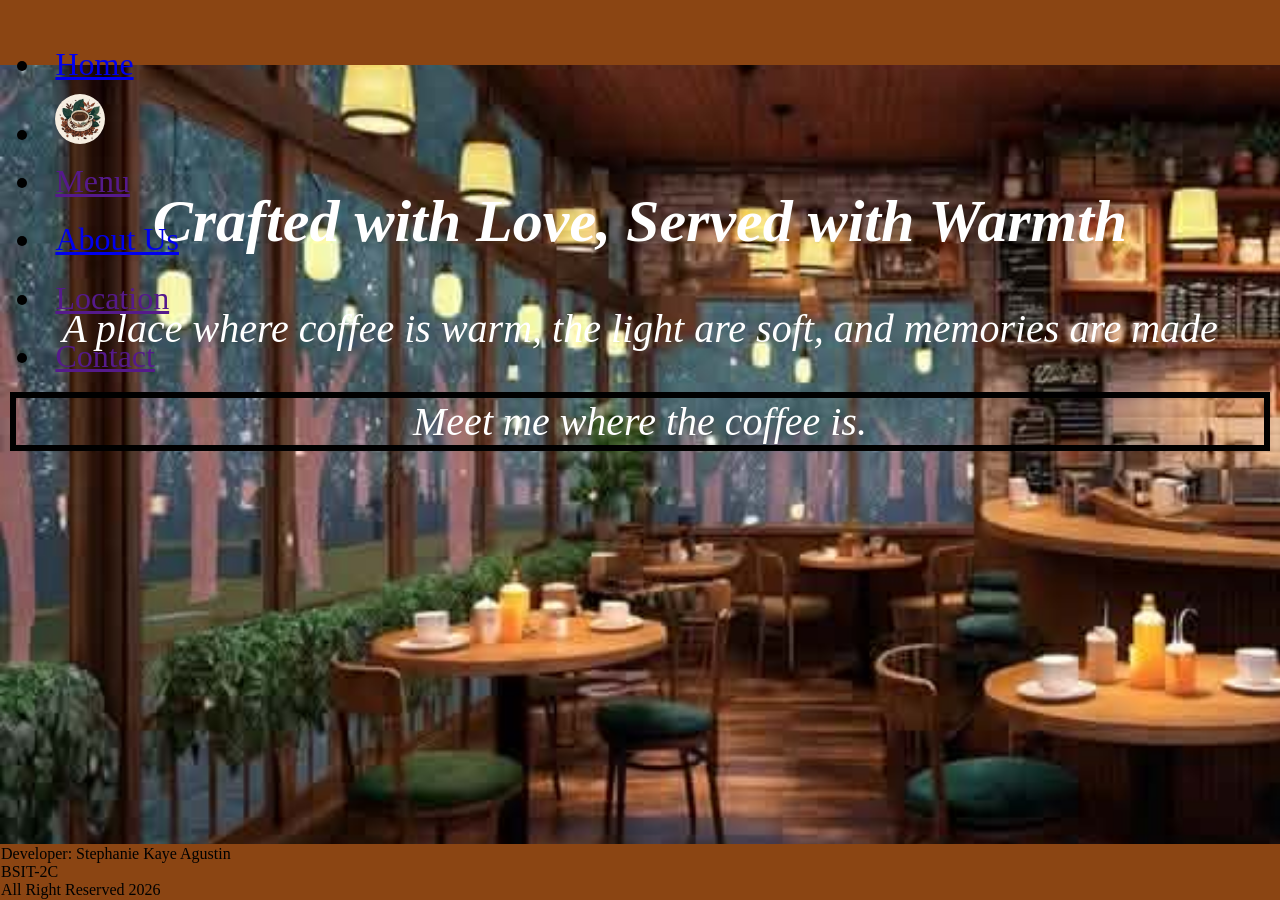
<file: Indexx.html>
<!DOCTYPE html>
<html>
<head>
	<meta charset="utf-8">
	<meta name="viewport" content="width=device-width, initial-scale=1">
	<title>Kaye's Cafe</title>
	<link rel="stylesheet" type="text/css" href="style.css">

<style type="text/css">
    
	div{
        text-align: center;
        max-width: 100%;
	}
	div{
        font-size: 2.5rem;
        font-style: italic;
        border: 8px;
        padding: 10px;

	}
	footer{
       background-color: saddlebrown;
       color: white;
       font-size: 1rem;
       padding: 1px;
	}
	.quote {
		border: 6px solid black;
	}
	.taas {
		text-align: center;
		text-transform: uppercase;
	}
	.baba {
		text-align: left;
	}
	footer:hover{
     background-color: cornsilk;
     color: black;
	}
    .welcome{
    	flex:1;
    }
</style>
<body style="background-image: url(cafe11.jpg); 
		background-repeat: no-repeat;
		background-size: cover;	">
		<header style="font-size: 2rem;">
			<ul>
				<li><a href="Index.html">Home</a></li>
				<li><a href=""> <img src="logo.jpg"></a></li>
				<li><a href="">Menu</a></li>
				<li><a href="AboutUs.html">About Us</a></li>
				<li><a href="">Location</a></li>
				<li><a href="">Contact</a></li>
			</ul>
		</header>
<h1 class="taas">Welcome to Kaye's Cafe</h1>
<div class="welcome">
	<br><h2>Crafted with Love, Served with Warmth</h2>
	<p>A place where coffee is warm, the light are soft, and memories are made</p>
	<p class="quote"><i>Meet me where the coffee is.</i></p>
</div>
	<class="baba">
<footer class="baba"; span style="color: black;">Developer: Stephanie Kaye Agustin<br>
    BSIT-2C<br>
    All Right Reserved 2026</b>
</footer>
</body>
</html>
</file>
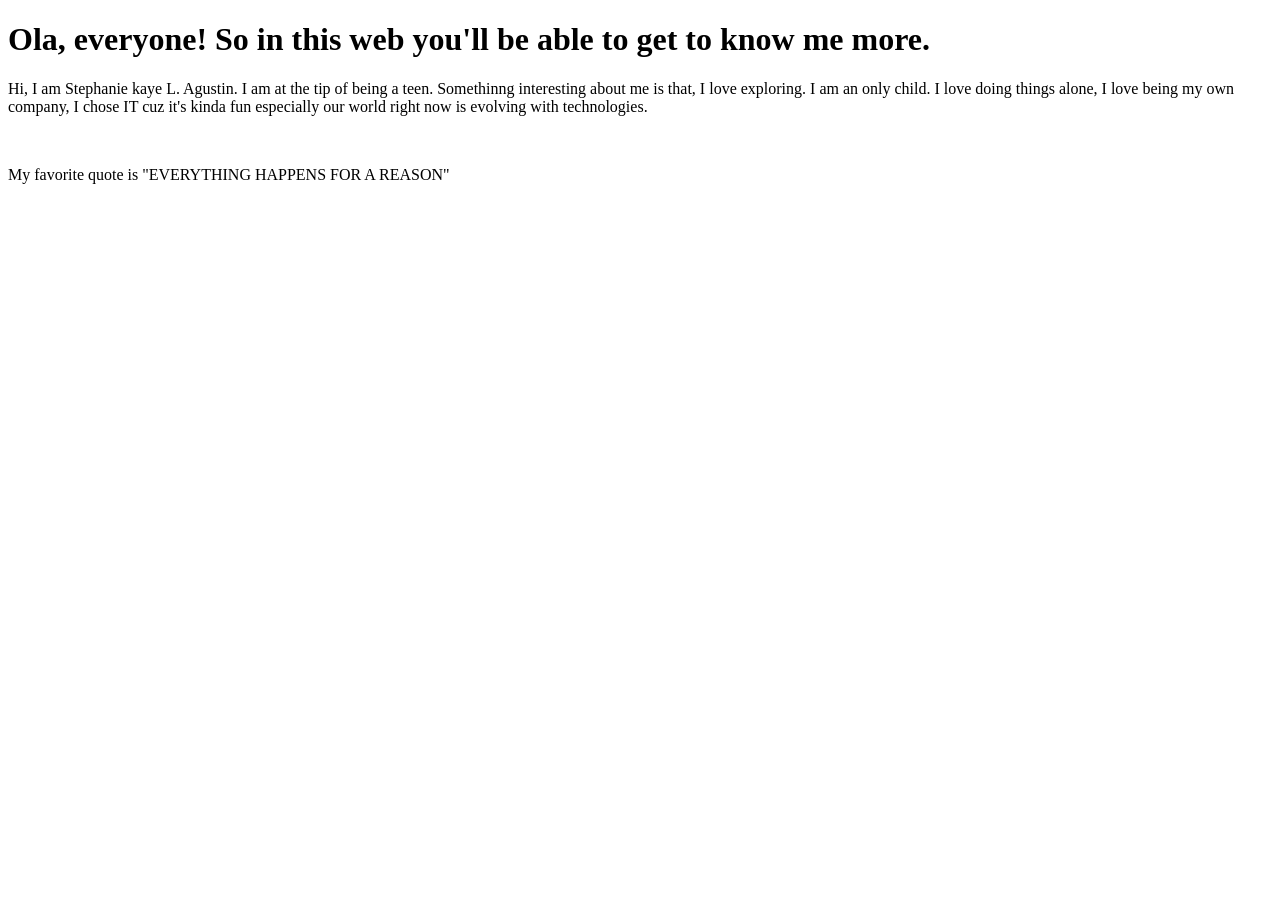
<file: prelab.html>
<!DOCTYPE html>
<html>
<head>
	<meta charset="utf-8">
	<meta name="viewport" content="width=device-width, initial-scale=1">
	<title>hehe</title>
</head>
<h1>
	Ola, everyone! So in this web you'll be able to get  to know me more.
</h1>
<body>
<p> Hi, I am  Stephanie kaye L. Agustin. I am at the tip of being a teen. Somethinng interesting about me is that, I love exploring.
	I am an only child. I love doing things alone, I love being my own company, I  chose IT cuz it's kinda fun especially our world right now is evolving with technologies.</p>
<br>
<p>My favorite quote is "EVERYTHING HAPPENS  FOR A REASON"</p> 

</body>
</html>
</file>
<file: style.css>
.main-nav {
	list-style: none;
	display: flex;
	align-items: center;
	height: 6.5vh;
	margin: 0;
	padding: 0;
	align-items: center;
	box-shadow: 10px 3px 60px rgba(255, 255, 255, 1.0);
	position: fixed;	
	width: 100%;
}
.main-nav a, .sub-menu a {
	text-decoration: none;
	color: black;
	transition: font-size 0.3s;
}
li{
	padding-left: 1%;
	padding-right: 1%;
	height: 6.5vh;
	align-items: center;
	align-content: center;
	width: 10vw;
}
img{
	height: 50px;
	border-radius: 50%;
}
ul li:first-child {
	margin-right: auto;
	margin-left: 0;
}
body{
		margin: 0;
		color: white;
		display: flex;
		min-height: 100vh;
		flex-direction: column;
	}
	header{
		background-color: saddlebrown;
		height: 6.5vh;
		color: black ;
		padding: 3px;
		position: fixed;
		top: 0;
		z-index: 1000;
		width: 100%;
	}
	html {
		scroll-behavior: smooth;
	}
	@media (max-width: 600px) {
		.about {
			flex-direction: column;
			text-align: center;
		}
		section img {
			height: 30%;
		}
	}

	#TheBeginning, #MeetTheOwner, #Credentials, #Calendar{
		min-height: 87vh;
	}

	#Skills, #Contact {
		min-height: 87vh;
		max-height: 87vh;
		padding: 50px;
	}
	#Skills .card{
		background-color: darkkhaki;
		border: none;
		border-radius: 15px;
	}
</file>
